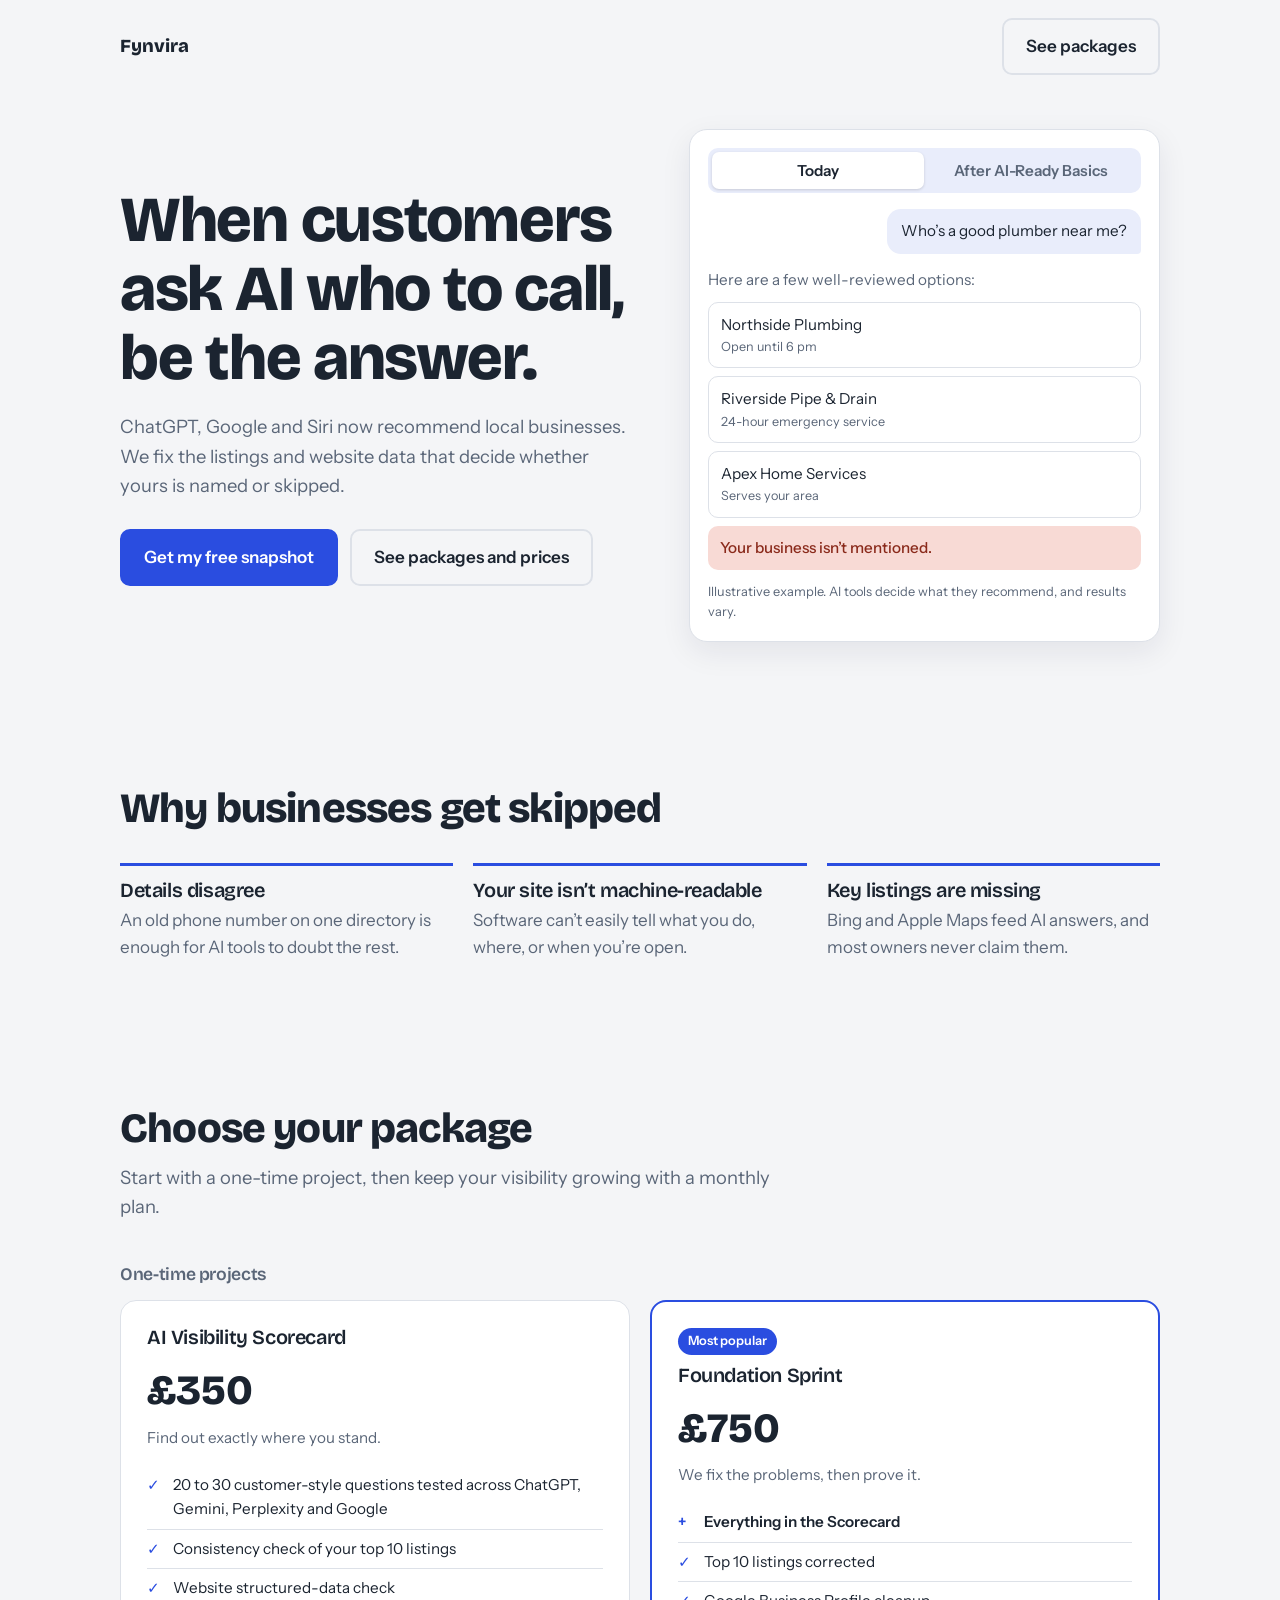
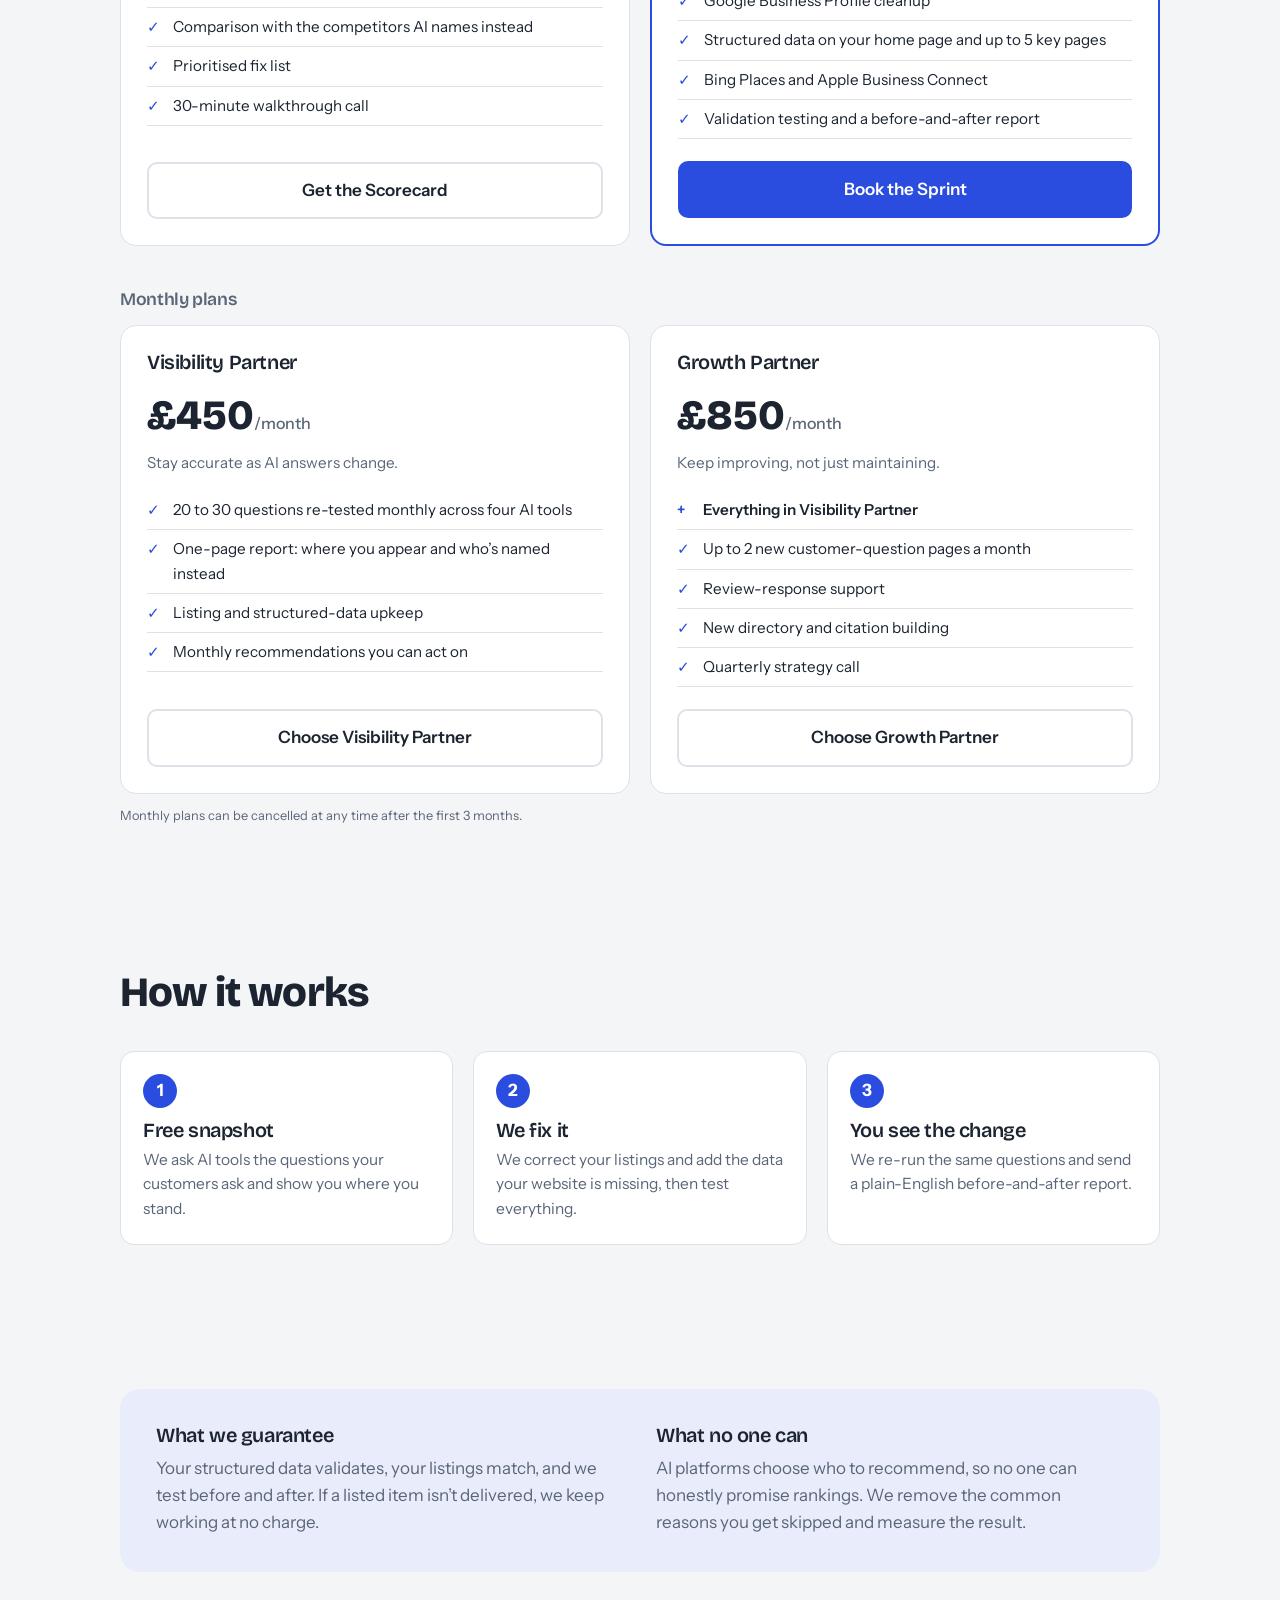
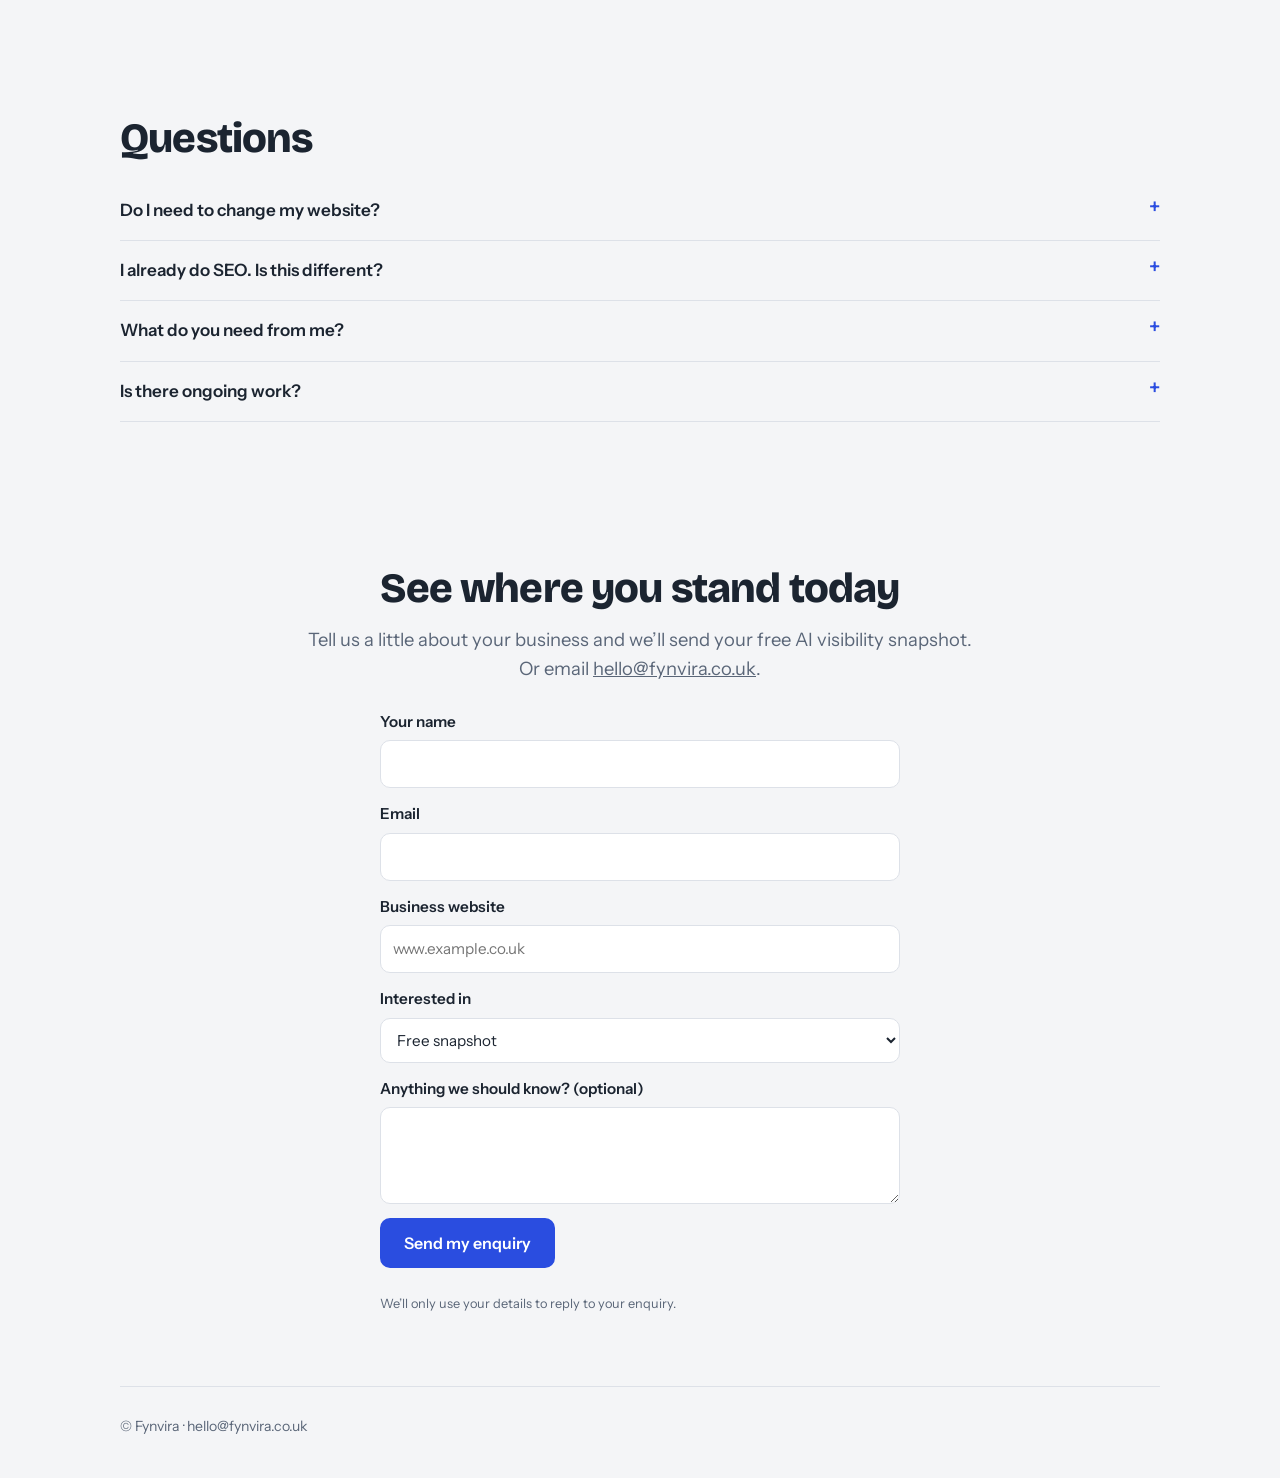
<file: index.html>
<!DOCTYPE html>
<html lang="en">
<head>
<meta charset="utf-8">
<meta name="viewport" content="width=device-width, initial-scale=1, viewport-fit=cover">
<title>Fynvira | AI-Ready Basics: get found when customers ask AI</title>
<meta name="description" content="Fix your listings and website data so ChatGPT, Google and Siri can find, trust and recommend your local business.">
<link rel="preconnect" href="https://fonts.googleapis.com">
<link rel="preconnect" href="https://fonts.gstatic.com" crossorigin>
<link href="https://fonts.googleapis.com/css2?family=Bricolage+Grotesque:opsz,wght@12..96,600;12..96,800&family=Instrument+Sans:wght@400;500;600&display=swap" rel="stylesheet">
<style>
:root{--bg:#F4F5F7;--surface:#FFFFFF;--ink:#1B2430;--muted:#5A6678;--line:#DDE1E8;--accent:#2A4DE0;--accent-ink:#FFFFFF;--good:#D5F3E4;--good-ink:#0E5A3A;--bad:#F8DAD5;--bad-ink:#8A2A1B;--soft:#E9EDFB;
box-sizing:border-box;padding-top:env(safe-area-inset-top,0px);padding-bottom:env(safe-area-inset-bottom,0px);color-scheme:light}
@media (prefers-color-scheme:dark){:root:not([data-theme="light"]){--bg:#0F141C;--surface:#172030;--ink:#E8ECF3;--muted:#9AA6B8;--line:#2A3547;--accent:#8EA5FF;--accent-ink:#0F141C;--good:#123B2B;--good-ink:#9FE3C2;--bad:#3F1E19;--bad-ink:#F3B2A6;--soft:#1C2742;color-scheme:dark}}
:root[data-theme="dark"]{--bg:#0F141C;--surface:#172030;--ink:#E8ECF3;--muted:#9AA6B8;--line:#2A3547;--accent:#8EA5FF;--accent-ink:#0F141C;--good:#123B2B;--good-ink:#9FE3C2;--bad:#3F1E19;--bad-ink:#F3B2A6;--soft:#1C2742;color-scheme:dark}
html{scroll-padding-top:env(safe-area-inset-top,0px);scroll-behavior:smooth}
*{box-sizing:border-box}
body{margin:0;background:var(--bg);color:var(--ink);font:400 17px/1.6 "Instrument Sans",system-ui,-apple-system,"Segoe UI",sans-serif}
h1,h2,h3{font-family:"Bricolage Grotesque","Instrument Sans",system-ui,sans-serif;line-height:1.08;margin:0;letter-spacing:-.02em}
h1{font-size:clamp(2.4rem,6vw,4rem);font-weight:800}
h2{font-size:clamp(1.8rem,4vw,2.6rem);font-weight:800}
h3{font-size:1.25rem;font-weight:600}
p{margin:0}
a{color:inherit}
:focus-visible{outline:3px solid var(--accent);outline-offset:3px}
.wrap{max-width:1080px;margin:0 auto;padding:0 20px}
section{padding:72px 0}
.lede{color:var(--muted);font-size:1.15rem;max-width:56ch}
header.top{display:flex;justify-content:space-between;align-items:center;padding:18px 0}
.brand{font-family:"Bricolage Grotesque",sans-serif;font-weight:800;font-size:1.15rem;text-decoration:none}
.btn{display:inline-block;background:var(--accent);color:var(--accent-ink);padding:13px 22px;border-radius:10px;font-weight:600;text-decoration:none;border:2px solid var(--accent)}
.btn.ghost{background:transparent;color:var(--ink);border-color:var(--line)}
.btn:hover{filter:brightness(1.08)}
.hero{display:grid;grid-template-columns:1.05fr .95fr;gap:48px;align-items:center;padding-top:36px}
.hero .lede{margin:20px 0 28px}
.cta-row{display:flex;gap:12px;flex-wrap:wrap}
.demo{background:var(--surface);border:1px solid var(--line);border-radius:18px;padding:18px;box-shadow:0 10px 30px rgba(20,30,60,.08)}
.toggle{display:flex;background:var(--soft);border-radius:10px;padding:4px;margin-bottom:16px}
.toggle button{flex:1;border:0;background:transparent;color:var(--muted);font:600 .95rem "Instrument Sans",sans-serif;padding:9px;border-radius:7px;cursor:pointer}
.toggle button[aria-pressed="true"]{background:var(--surface);color:var(--ink);box-shadow:0 1px 3px rgba(0,0,0,.15)}
.q{background:var(--soft);padding:10px 14px;border-radius:14px 14px 4px 14px;margin-left:auto;width:fit-content;max-width:90%;font-size:.95rem}
.ans{margin-top:14px;font-size:.95rem}
.ans p{color:var(--muted);margin-bottom:10px}
.row{display:flex;justify-content:space-between;gap:10px;padding:10px 12px;border:1px solid var(--line);border-radius:10px;margin-bottom:8px}
.row small{color:var(--muted);display:block}
.row.you{background:var(--good);border-color:transparent;color:var(--good-ink)}
.row.you small{color:inherit;opacity:.85}
.gap{background:var(--bad);color:var(--bad-ink);border-radius:10px;padding:10px 12px;font-weight:500}
.ans.swap{animation:in .35s ease}
@keyframes in{from{opacity:0;transform:translateY(6px)}to{opacity:1;transform:none}}
.note{font-size:.8rem;color:var(--muted);margin-top:12px}
.problem{display:grid;grid-template-columns:repeat(3,1fr);gap:20px;margin-top:32px}
.problem div{border-top:3px solid var(--accent);padding-top:14px}
.problem p{color:var(--muted);margin-top:6px}
.tiers{display:grid;grid-template-columns:repeat(3,1fr);gap:20px;margin-top:36px;align-items:stretch}
.tier{background:var(--surface);border:1px solid var(--line);border-radius:16px;padding:26px;display:flex;flex-direction:column}
.tier.pick{border:2px solid var(--accent);background:var(--surface)}
.tiers.two{grid-template-columns:repeat(2,1fr)}
.grp{margin-top:44px;font-size:1.1rem;color:var(--muted);font-weight:600}
.grp+.tiers{margin-top:16px}
.per{font-family:"Instrument Sans",system-ui,sans-serif;font-size:1rem;font-weight:500;color:var(--muted)}
.form{max-width:520px;margin:0 auto;text-align:left;display:grid;gap:14px}
.form label{display:grid;gap:6px;font-weight:600;font-size:.95rem}
.form input,.form select,.form textarea{font:inherit;font-weight:400;padding:11px 12px;border:1px solid var(--line);border-radius:10px;background:var(--surface);color:var(--ink);width:100%}
.form .btn{cursor:pointer;font:600 1rem "Instrument Sans",system-ui,sans-serif;justify-self:start}
.hp{display:none}
.tag{background:var(--accent);color:var(--accent-ink);font-size:.8rem;font-weight:600;padding:3px 10px;border-radius:99px;width:fit-content;margin-bottom:10px}
.price{font-family:"Bricolage Grotesque",sans-serif;font-size:2.6rem;font-weight:800;margin:8px 0 2px}
.tier .for{color:var(--muted);font-size:.95rem;margin-bottom:16px}
.tier ul{list-style:none;padding:0;margin:0 0 22px;flex:1}
.tier li{padding:7px 0 7px 26px;position:relative;border-bottom:1px solid var(--line);font-size:.95rem}
.tier li::before{content:"✓";position:absolute;left:0;color:var(--accent);font-weight:700}
.tier li.plus{font-weight:600}
.tier li.plus::before{content:"+"}
.tier .btn{text-align:center}
.steps{list-style:none;padding:0;margin:36px 0 0;display:grid;grid-template-columns:repeat(3,1fr);gap:20px;counter-reset:s}
.steps li{counter-increment:s;background:var(--surface);border:1px solid var(--line);border-radius:14px;padding:22px}
.steps li::before{content:counter(s);display:grid;place-items:center;width:34px;height:34px;border-radius:50%;background:var(--accent);color:var(--accent-ink);font-weight:700;margin-bottom:12px}
.steps p{color:var(--muted);margin-top:6px;font-size:.97rem}
.promise{background:var(--soft);border-radius:20px;padding:36px;display:grid;grid-template-columns:1fr 1fr;gap:32px}
.promise h3{margin-bottom:8px}
.promise p{color:var(--muted)}
details{border-bottom:1px solid var(--line);padding:16px 0}
summary{cursor:pointer;font-weight:600;list-style:none;display:flex;justify-content:space-between;gap:12px}
summary::after{content:"+";color:var(--accent);font-size:1.3rem;line-height:1}
details[open] summary::after{content:"−"}
details p{color:var(--muted);margin-top:10px;max-width:64ch}
.final{text-align:center}
.final .lede{margin:14px auto 26px}
footer{padding:28px 0 40px;color:var(--muted);font-size:.88rem;border-top:1px solid var(--line)}
@media (max-width:820px){.hero,.promise{grid-template-columns:1fr}.problem,.tiers,.tiers.two,.steps{grid-template-columns:1fr}section{padding:52px 0}}
@media (prefers-reduced-motion:reduce){html{scroll-behavior:auto}.ans.swap{animation:none}}
</style>
</head>
<body>
<div class="wrap">
<header class="top">
<a class="brand" href="#top">Fynvira</a>
<a class="btn ghost" href="#packages">See packages</a>
</header>

<section class="hero" id="top">
<div>
<h1>When customers ask AI who to call, be the answer.</h1>
<p class="lede">ChatGPT, Google and Siri now recommend local businesses. We fix the listings and website data that decide whether yours is named or skipped.</p>
<div class="cta-row">
<a class="btn" href="#contact" data-pkg="Free snapshot">Get my free snapshot</a>
<a class="btn ghost" href="#packages">See packages and prices</a>
</div>
</div>
<div class="demo" aria-live="polite">
<div class="toggle" role="group" aria-label="Compare before and after">
<button type="button" id="b1" aria-pressed="true">Today</button>
<button type="button" id="b2" aria-pressed="false">After AI-Ready Basics</button>
</div>
<div class="q">Who’s a good plumber near me?</div>
<div class="ans" id="ans"></div>
<p class="note">Illustrative example. AI tools decide what they recommend, and results vary.</p>
</div>
</section>

<section>
<h2>Why businesses get skipped</h2>
<div class="problem">
<div><h3>Details disagree</h3><p>An old phone number on one directory is enough for AI tools to doubt the rest.</p></div>
<div><h3>Your site isn’t machine-readable</h3><p>Software can’t easily tell what you do, where, or when you’re open.</p></div>
<div><h3>Key listings are missing</h3><p>Bing and Apple Maps feed AI answers, and most owners never claim them.</p></div>
</div>
</section>

<section id="packages">
<h2>Choose your package</h2>
<p class="lede" style="margin-top:12px">Start with a one-time project, then keep your visibility growing with a monthly plan.</p>
<h3 class="grp">One-time projects</h3>
<div class="tiers two">
<div class="tier">
<h3>AI Visibility Scorecard</h3>
<div class="price">£350</div>
<p class="for">Find out exactly where you stand.</p>
<ul>
<li>20 to 30 customer-style questions tested across ChatGPT, Gemini, Perplexity and Google</li>
<li>Consistency check of your top 10 listings</li>
<li>Website structured-data check</li>
<li>Comparison with the competitors AI names instead</li>
<li>Prioritised fix list</li>
<li>30-minute walkthrough call</li>
</ul>
<a class="btn ghost" href="#contact" data-pkg="AI Visibility Scorecard">Get the Scorecard</a>
</div>
<div class="tier pick">
<span class="tag">Most popular</span>
<h3>Foundation Sprint</h3>
<div class="price">£750</div>
<p class="for">We fix the problems, then prove it.</p>
<ul>
<li class="plus">Everything in the Scorecard</li>
<li>Top 10 listings corrected</li>
<li>Google Business Profile cleanup</li>
<li>Structured data on your home page and up to 5 key pages</li>
<li>Bing Places and Apple Business Connect</li>
<li>Validation testing and a before-and-after report</li>
</ul>
<a class="btn" href="#contact" data-pkg="Foundation Sprint">Book the Sprint</a>
</div>
</div>
<h3 class="grp">Monthly plans</h3>
<div class="tiers two">
<div class="tier">
<h3>Visibility Partner</h3>
<div class="price">£450<span class="per">/month</span></div>
<p class="for">Stay accurate as AI answers change.</p>
<ul>
<li>20 to 30 questions re-tested monthly across four AI tools</li>
<li>One-page report: where you appear and who’s named instead</li>
<li>Listing and structured-data upkeep</li>
<li>Monthly recommendations you can act on</li>
</ul>
<a class="btn ghost" href="#contact" data-pkg="Visibility Partner">Choose Visibility Partner</a>
</div>
<div class="tier">
<h3>Growth Partner</h3>
<div class="price">£850<span class="per">/month</span></div>
<p class="for">Keep improving, not just maintaining.</p>
<ul>
<li class="plus">Everything in Visibility Partner</li>
<li>Up to 2 new customer-question pages a month</li>
<li>Review-response support</li>
<li>New directory and citation building</li>
<li>Quarterly strategy call</li>
</ul>
<a class="btn ghost" href="#contact" data-pkg="Growth Partner">Choose Growth Partner</a>
</div>
</div>
<p class="note">Monthly plans can be cancelled at any time after the first 3 months.</p>
</section>

<section>
<h2>How it works</h2>
<ol class="steps">
<li><h3>Free snapshot</h3><p>We ask AI tools the questions your customers ask and show you where you stand.</p></li>
<li><h3>We fix it</h3><p>We correct your listings and add the data your website is missing, then test everything.</p></li>
<li><h3>You see the change</h3><p>We re-run the same questions and send a plain-English before-and-after report.</p></li>
</ol>
</section>

<section>
<div class="promise">
<div>
<h3>What we guarantee</h3>
<p>Your structured data validates, your listings match, and we test before and after. If a listed item isn’t delivered, we keep working at no charge.</p>
</div>
<div>
<h3>What no one can</h3>
<p>AI platforms choose who to recommend, so no one can honestly promise rankings. We remove the common reasons you get skipped and measure the result.</p>
</div>
</div>
</section>

<section>
<h2>Questions</h2>
<div style="margin-top:20px">
<details><summary>Do I need to change my website?</summary><p>We add behind-the-scenes data to key pages. Your design and text stay the same, and we’ll work with your web developer if you have one.</p></details>
<details><summary>I already do SEO. Is this different?</summary><p>Yes. SEO helps people find your pages. This helps software understand and trust your business information. We check what’s in place first so you don’t pay for duplicates.</p></details>
<details><summary>What do you need from me?</summary><p>Access to your Google Business Profile and website, a list of your services and hours, and 15 minutes for a kickoff call.</p></details>
<details><summary>Is there ongoing work?</summary><p>Only if you want it. The Scorecard and Foundation Sprint are one-time. Visibility Partner and Growth Partner are monthly plans that keep tracking and improving how AI tools describe you.</p></details>
</div>
</section>

<section class="final" id="contact">
<h2>See where you stand today</h2>
<p class="lede">Tell us a little about your business and we’ll send your free AI visibility snapshot. Or email <a href="mailto:hello@fynvira.co.uk">hello@fynvira.co.uk</a>.</p>
<form class="form" action="https://api.web3forms.com/submit" method="POST">
<input type="hidden" name="access_key" value="57559fa5-4dc0-4b6c-872c-ff7ff695320d">
<input type="hidden" name="subject" value="New Fynvira enquiry">
<input type="hidden" name="from_name" value="Fynvira website">
<input type="checkbox" name="botcheck" class="hp" tabindex="-1" autocomplete="off" aria-hidden="true">
<label>Your name<input name="name" required autocomplete="name"></label>
<label>Email<input type="email" name="email" required autocomplete="email"></label>
<label>Business website<input name="website" placeholder="www.example.co.uk" autocomplete="url"></label>
<label>Interested in<select name="package" id="pkg"><option>Free snapshot</option><option>AI Visibility Scorecard</option><option>Foundation Sprint</option><option>Visibility Partner</option><option>Growth Partner</option></select></label>
<label>Anything we should know? (optional)<textarea name="message" rows="3"></textarea></label>
<button class="btn" type="submit">Send my enquiry</button>
<p class="note">We’ll only use your details to reply to your enquiry.</p>
</form>
</section>

<footer>© Fynvira · hello@fynvira.co.uk</footer>
</div>
<script>
(function(){
var ans=document.getElementById('ans'),b1=document.getElementById('b1'),b2=document.getElementById('b2');
var before='<p>Here are a few well-reviewed options:</p>'+
'<div class="row"><div>Northside Plumbing<small>Open until 6 pm</small></div></div>'+
'<div class="row"><div>Riverside Pipe &amp; Drain<small>24-hour emergency service</small></div></div>'+
'<div class="row"><div>Apex Home Services<small>Serves your area</small></div></div>'+
'<div class="gap">Your business isn’t mentioned.</div>';
var after='<p>Here are a few well-reviewed options:</p>'+
'<div class="row you"><div>Your Business<small>Open until 6 pm · Emergency calls · Serves your whole area</small></div></div>'+
'<div class="row"><div>Northside Plumbing<small>Open until 6 pm</small></div></div>'+
'<div class="row"><div>Riverside Pipe &amp; Drain<small>24-hour emergency service</small></div></div>';
function show(h,on){
ans.innerHTML=h;ans.classList.remove('swap');void ans.offsetWidth;ans.classList.add('swap');
b1.setAttribute('aria-pressed',on?'false':'true');b2.setAttribute('aria-pressed',on?'true':'false');
}
b1.addEventListener('click',function(){show(before,false)});
b2.addEventListener('click',function(){show(after,true)});
ans.innerHTML=before;
var sel=document.getElementById('pkg');
document.querySelectorAll('[data-pkg]').forEach(function(a){a.addEventListener('click',function(){if(sel)sel.value=a.getAttribute('data-pkg')})});
})();
</script>
</body>
</html>
</file>
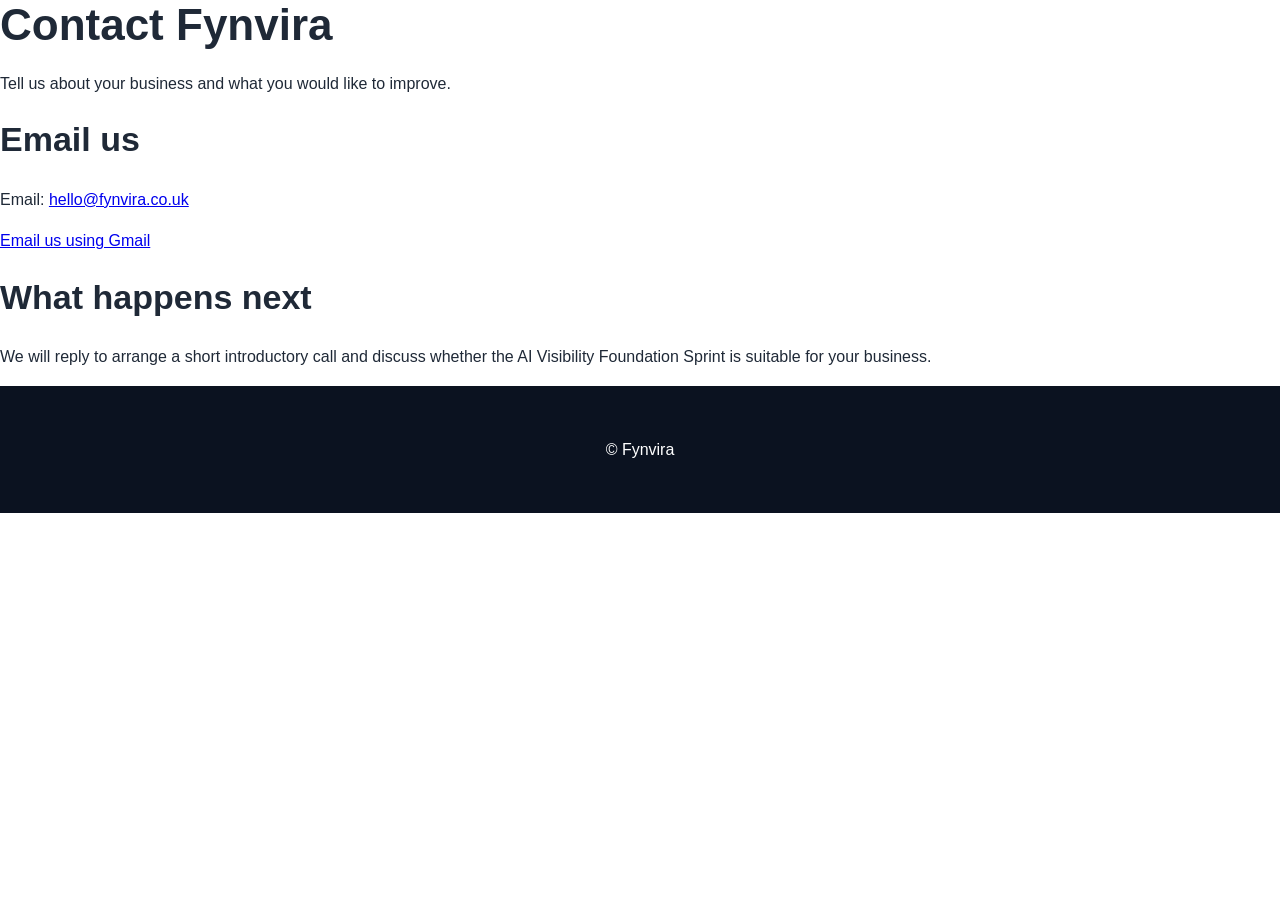
<file: contact.html>
<!DOCTYPE html>
<html lang="en-GB">
<head>
  <meta charset="UTF-8">
  <meta name="viewport" content="width=device-width, initial-scale=1.0">
  <title>Contact Fynvira</title>
  <meta name="description" content="Contact Fynvira to discuss AI search visibility and technical SEO for your UK local business.">
  <link rel="stylesheet" href="style.css">
</head>
<body>
  <header>
    <h1>Contact Fynvira</h1>
    <p>Tell us about your business and what you would like to improve.</p>
  </header>

  <main>
   <h2>Email us</h2>
<p>
  Email:
  <a href="mailto:hello@fynvira.co.uk">hello@fynvira.co.uk</a>
</p>

<p>
  <a
    href="https://mail.google.com/mail/?view=cm&fs=1&to=hello@fynvira.co.uk&su=AI%20Visibility%20Enquiry"
    target="_blank"
    rel="noopener"
  >
    Email us using Gmail
  </a>
</p>

    <h2>What happens next</h2>
    <p>
      We will reply to arrange a short introductory call and discuss whether
      the AI Visibility Foundation Sprint is suitable for your business.
    </p>
  </main>

  <footer>
    <p>© Fynvira</p>
  </footer>
</body>
</html>
</file>
<file: style.css>
:root {
  --navy: #0b1220;
  --slate: #111827;
  --light: #f7f8fa;
  --blue: #2563eb;
  --blue-light: #60a5fa;
  --text-dark: #1f2937;
  --border: #e5e7eb;
  --white: #ffffff;
}

* {
  box-sizing: border-box;
}

body {
  margin: 0;
  font-family: Arial, Helvetica, sans-serif;
  line-height: 1.6;
  color: var(--text-dark);
  background: var(--white);
}

.container {
  max-width: 1100px;
  margin: 0 auto;
  padding: 0 20px;
}

.hero {
  background: var(--navy);
  color: var(--white);
  padding: 100px 0;
  text-align: center;
}

.eyebrow {
  font-size: 14px;
  font-weight: bold;
  letter-spacing: 1px;
  text-transform: uppercase;
  color: var(--blue-light);
  margin-bottom: 15px;
}

h1 {
  font-size: 44px;
  line-height: 1.15;
  margin: 0 0 20px;
}

.lead {
  max-width: 720px;
  margin: 0 auto 30px;
  font-size: 18px;
}

.hero-actions {
  display: flex;
  gap: 15px;
  justify-content: center;
  flex-wrap: wrap;
}

.button {
  display: inline-block;
  padding: 14px 28px;
  background: var(--blue);
  color: var(--white);
  text-decoration: none;
  font-weight: bold;
  border-radius: 8px;
}

.button:hover {
  background: #1d4ed8;
}

.button-secondary {
  background: transparent;
  color: var(--white);
  border: 2px solid var(--blue-light);
}

.button-secondary:hover {
  background: rgba(96, 165, 250, 0.15);
}

.small-note {
  font-size: 14px;
  opacity: 0.75;
  margin-top: 15px;
}

.section {
  padding: 90px 0;
}

.section-alt {
  background: var(--light);
}

h2 {
  font-size: 34px;
  margin: 0 0 20px;
}

.grid {
  display: grid;
  grid-template-columns: repeat(3, 1fr);
  gap: 20px;
  margin-top: 40px;
}

.card {
  background: var(--white);
  padding: 28px;
  border-radius: 12px;
  border: 1px solid var(--border);
}

.card h3 {
  margin-top: 0;
  color: var(--navy);
}

.pricing-card {
  max-width: 640px;
  margin: 40px auto 0;
  padding: 40px;
  background: var(--white);
  border: 2px solid var(--blue);
  border-radius: 14px;
  text-align: center;
}

.price {
  font-size: 52px;
  font-weight: bold;
  color: var(--navy);
  margin: 10px 0;
}

.price span {
  font-size: 16px;
  font-weight: normal;
}

.price-note {
  font-size: 14px;
  color: #555;
}

.pricing-card ul {
  text-align: left;
  padding-left: 20px;
}

.steps {
  display: grid;
  grid-template-columns: repeat(5, 1fr);
  gap: 15px;
  margin-top: 40px;
}

.step {
  background: var(--white);
  padding: 22px;
  border-radius: 12px;
  border: 1px solid var(--border);
}

.step span {
  display: inline-block;
  width: 38px;
  height: 38px;
  line-height: 38px;
  text-align: center;
  background: var(--blue);
  color: var(--white);
  border-radius: 50%;
  margin-bottom: 10px;
  font-weight: bold;
}

.faq {
  background: var(--white);
  padding: 22px;
  border: 1px solid var(--border);
  border-radius: 12px;
  margin-bottom: 15px;
}

.faq h3 {
  margin-top: 0;
  color: var(--navy);
}

.contact-box {
  max-width: 640px;
  margin: 30px auto 0;
  padding: 40px;
  background: var(--white);
  border: 1px solid var(--border);
  border-radius: 14px;
  text-align: center;
}

footer {
  padding: 35px 0;
  background: var(--navy);
  color: var(--white);
  text-align: center;
}

@media (max-width: 900px) {
  .grid {
    grid-template-columns: 1fr;
  }

  .steps {
    grid-template-columns: 1fr;
  }

  h1 {
    font-size: 32px;
  }

  h2 {
    font-size: 27px;
  }
}
</file>
